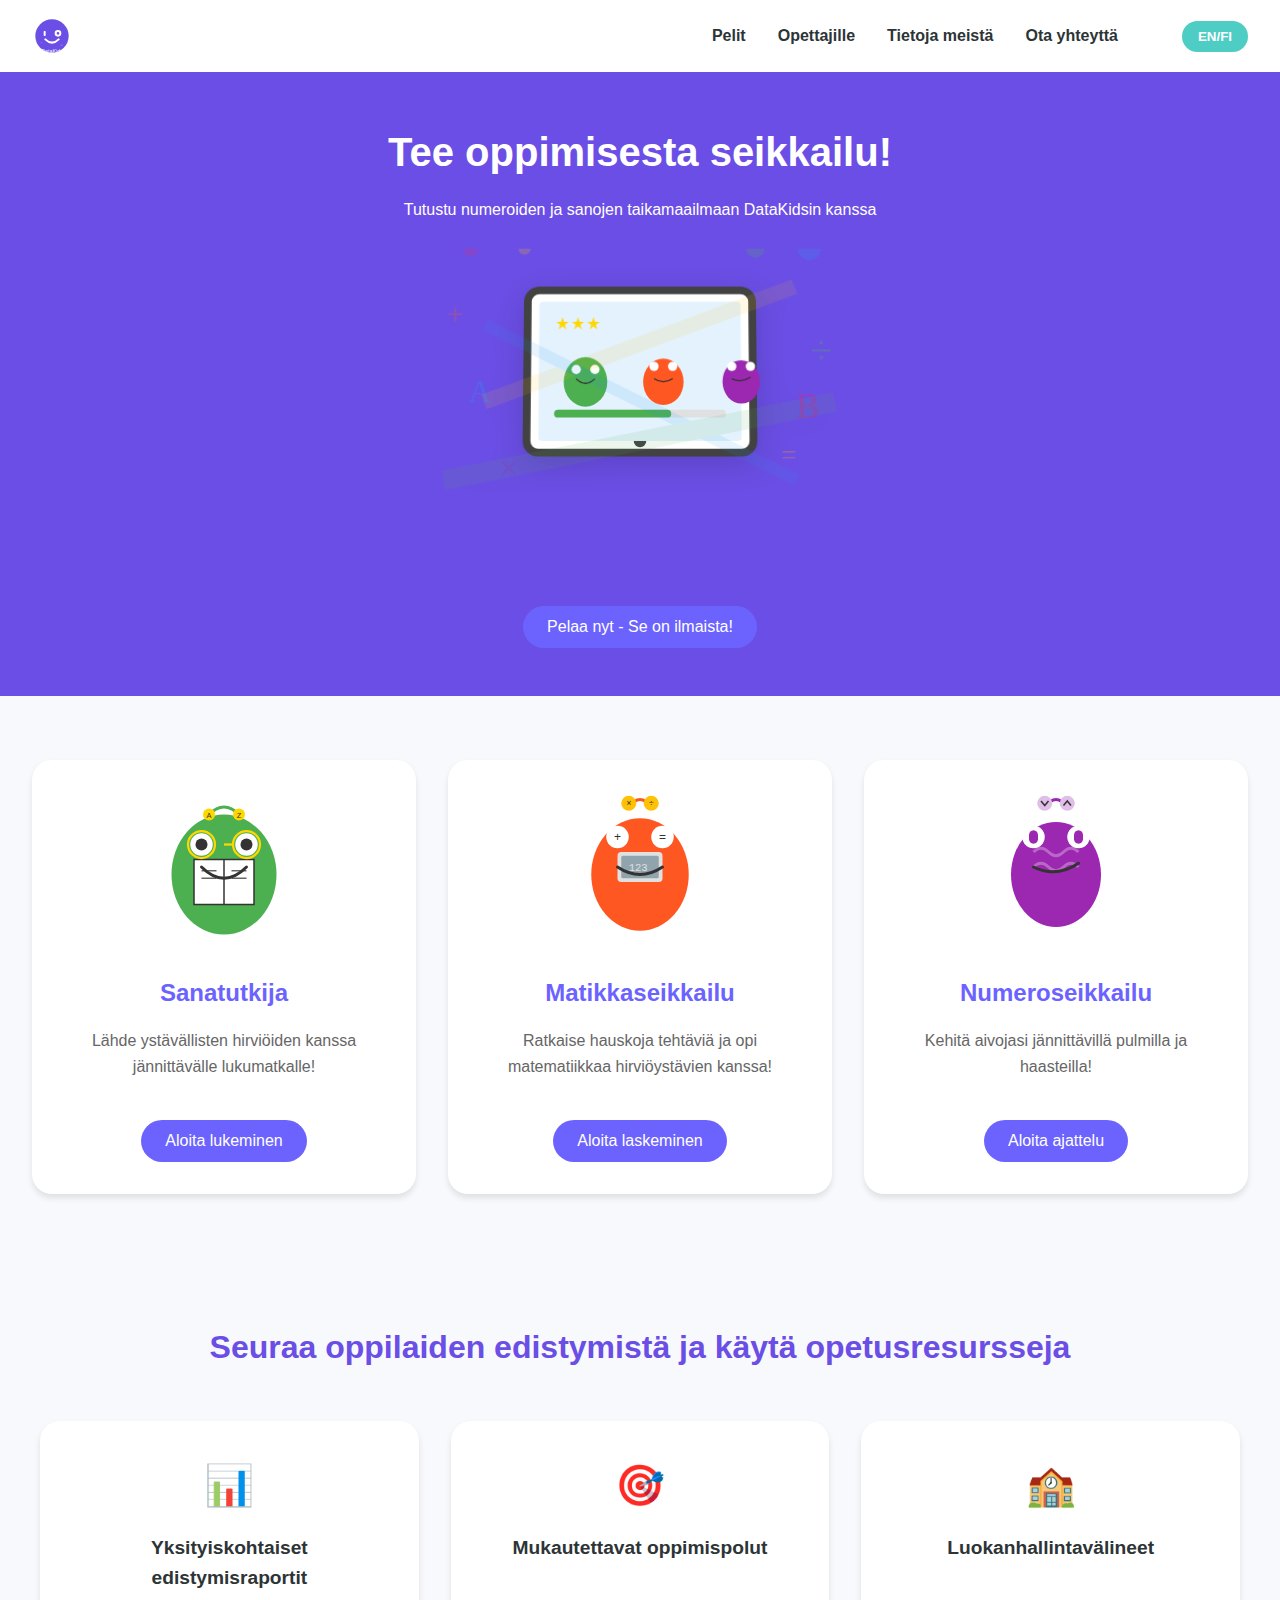
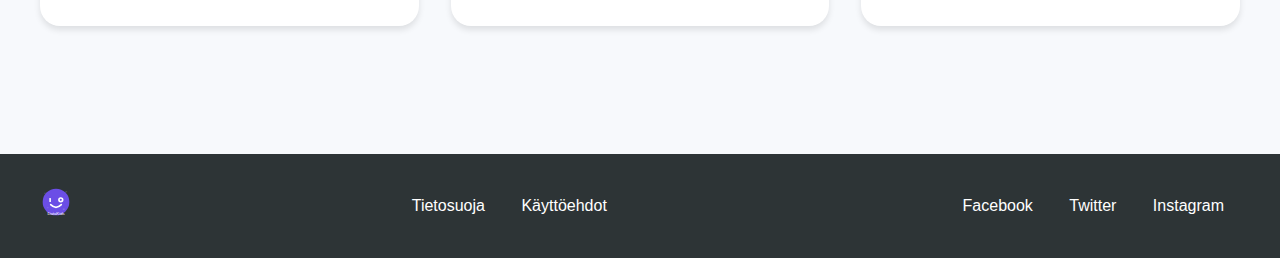
<file: index.html>
<!DOCTYPE html>
<html lang="fi">
<head>
    <meta charset="UTF-8">
    <meta name="viewport" content="width=device-width, initial-scale=1.0">
    <title data-i18n="title">DataKids!</title>
    <link rel="stylesheet" href="styles.css">
    <style>
        /* Add these styles to your existing CSS */
        .player-dialog-overlay {
            display: none;
            position: fixed;
            top: 0;
            left: 0;
            width: 100%;
            height: 100%;
            background-color: rgba(0, 0, 0, 0.5);
            z-index: 1000;
            justify-content: center;
            align-items: center;
        }

        .player-dialog {
            background-color: white;
            padding: 40px;
            border-radius: 15px;
            text-align: center;
            box-shadow: 0 4px 6px rgba(0, 0, 0, 0.1);
            position: relative;
            min-width: 320px;
        }

        .player-dialog h2 {
            font-size: 24px;
            margin-bottom: 20px;
        }

        .player-dialog input {
            display: block;
            margin: 15px auto;
            padding: 12px;
            width: 260px;
            border: 2px solid #6c5ce7;
            border-radius: 8px;
            font-size: 1em;
        }

        .player-dialog button {
            margin-top: 20px;
            padding: 10px 20px;
            background-color: #6c5ce7;
            color: white;
            border: none;
            border-radius: 20px;
            cursor: pointer;
            font-size: 1em;
        }

        .player-dialog button:hover {
            transform: scale(1.05);
        }

        .close-button {
            position: absolute;
            top: 15px;
            right: 15px;
            background: none;
            border: none;
            font-size: 16px;
            cursor: pointer;
            color: #666;
            padding: 5px;
            line-height: 1;
            width: 24px;
            height: 24px;
            border-radius: 50%;
            display: flex;
            align-items: center;
            justify-content: center;
        }

        .close-button:hover {
            color: #333;
            background-color: #f0f0f0;
        }
    </style>
</head>
<body>
    <nav class="main-nav">
        <div class="logo">
            <img src="images/datakids-logo.svg" alt="DataKids Logo">
        </div>
        <div class="nav-links">
            <div class="nav-left">
                <a href="#games" data-i18n="nav.games">Games</a>
                <a href="#teachers" data-i18n="nav.teachers">Teachers</a>
            </div>
            <div class="nav-right">
                <a href="about.html" data-i18n="nav.about">About</a>
                <a href="contact.html" data-i18n="nav.contact">Contact Us</a>
                <div class="language-toggle">
                    <button onclick="toggleLanguage()" class="lang-btn">EN/FI</button>
                </div>
            </div>
        </div>
    </nav>

    <header class="hero">
        <h1 data-i18n="hero.title">Make Learning an Adventure!</h1>
        <p data-i18n="hero.subtitle">Discover the magic of numbers and words with DataKids</p>
        <div class="hero-image">
            <img src="images/hero-tablet.svg" alt="Kid playing educational game">
        </div>
        <button class="cta-button" data-i18n="hero.cta">Play Now - It's Free!</button>
    </header>

    <section id="games" class="game-cards">
        <div class="card reading">
            <img src="images/reading-monster.svg" alt="Reading Monster">
            <h2 data-i18n="games.reading.title">Word Explorer</h2>
            <p data-i18n="games.reading.description">Join our friendly monsters on an exciting journey to master reading!</p>
            <button class="game-button" onclick="startGame('word-search.html')">Aloita lukeminen</button>
        </div>

        <div class="card math">
            <img src="images/math-monster.svg" alt="Math Monster">
            <h2 data-i18n="games.math.title">Number Quest</h2>
            <p data-i18n="games.math.description">Solve fun puzzles and learn mathematics with monster friends!</p>
            <button class="game-button" onclick="startGame('math-game.html')">Aloita laskeminen</button>
        </div>

        <div class="card logic">
            <img src="images/logic-monster.svg" alt="Logic Monster">
            <h2 data-i18n="games.logic.title">Logic Land</h2>
            <p data-i18n="games.logic.description">Train your brain with exciting puzzles and challenges!</p>
            <button class="game-button" onclick="startGame('number-quest.html')">Aloita ajattelu</button>
        </div>
    </section>
    <section id="teachers" class="teachers-section">
        <h2 data-i18n="teachers.title">Access educational resources and track student progress</h2>
        <div class="teacher-options">
            <div class="teacher-card">
                <div class="icon">📊</div>
                <h3 data-i18n="teachers.options.reports">Detailed progress reports</h3>
            </div>
            <div class="teacher-card">
                <div class="icon">🎯</div>
                <h3 data-i18n="teachers.options.paths">Customizable learning paths</h3>
            </div>
            <div class="teacher-card">
                <div class="icon">🏫</div>
                <h3 data-i18n="teachers.options.tools">Classroom management tools</h3>
            </div>
        </div>
    </section>
    <section id="privacy" class="policy-section" style="display: none;">
        <h2 data-i18n="privacy.title">Privacy Policy</h2>
        <!-- Privacy content will be added here -->
    </section>
    
    <section id="terms" class="policy-section" style="display: none;">
        <h2 data-i18n="terms.title">Terms of Use</h2>
        <!-- Terms content will be added here -->
    </section>

    <div class="player-dialog-overlay" id="playerDialog">
        <div class="player-dialog">
            <button class="close-button" onclick="closePlayerDialog()">✕</button>
            <h2>Tervetuloa pelaamaan!</h2>
            <input type="text" id="playerName" placeholder="Nimesi" required>
            <input type="number" id="playerAge" placeholder="Ikäsi" required min="1" max="99">
            <button onclick="savePlayerInfo()">Aloita</button>
        </div>
    </div>

    <footer>
        <div class="footer-content">
            <div class="footer-logo">
                <img src="images/datakids-logo.svg" alt="DataKids Logo">
            </div>
            <div class="footer-links">
                <a href="#privacy" data-i18n="footer.privacy">Privacy Policy</a>
                <a href="#terms" data-i18n="footer.terms">Terms of Use</a>
            </div>
            <div class="social-links">
                <a href="#" class="social-icon">Facebook</a>
                <a href="#" class="social-icon">Twitter</a>
                <a href="#" class="social-icon">Instagram</a>
            </div>
        </div>
    </footer>

    <script>
        function savePlayerInfo() {
            const name = document.getElementById('playerName').value.trim();
            const age = document.getElementById('playerAge').value;
            
            if (!name || !age) {
                alert('Täytä sekä nimi että ikä!');
                return;
            }
            
            localStorage.setItem('playerName', name);
            localStorage.setItem('playerAge', age);
            
            // Hide dialog
            document.getElementById('playerDialog').style.display = 'none';
            
            // Continue to selected game
            if (window.gameToStart) {
                location.href = window.gameToStart;
            }
        }

        function startGame(gamePage) {
            const playerName = localStorage.getItem('playerName');
            if (!playerName) {
                // Show player info dialog
                window.gameToStart = gamePage;
                document.getElementById('playerDialog').style.display = 'flex';
            } else {
                // Go directly to game if we already have player info
                location.href = gamePage;
            }
        }

        function closePlayerDialog() {
            document.getElementById('playerDialog').style.display = 'none';
            window.gameToStart = null;
        }
    </script>

    <script src="translations.js"></script>
    <script src="script.js"></script>
</body>
</html>
</file>
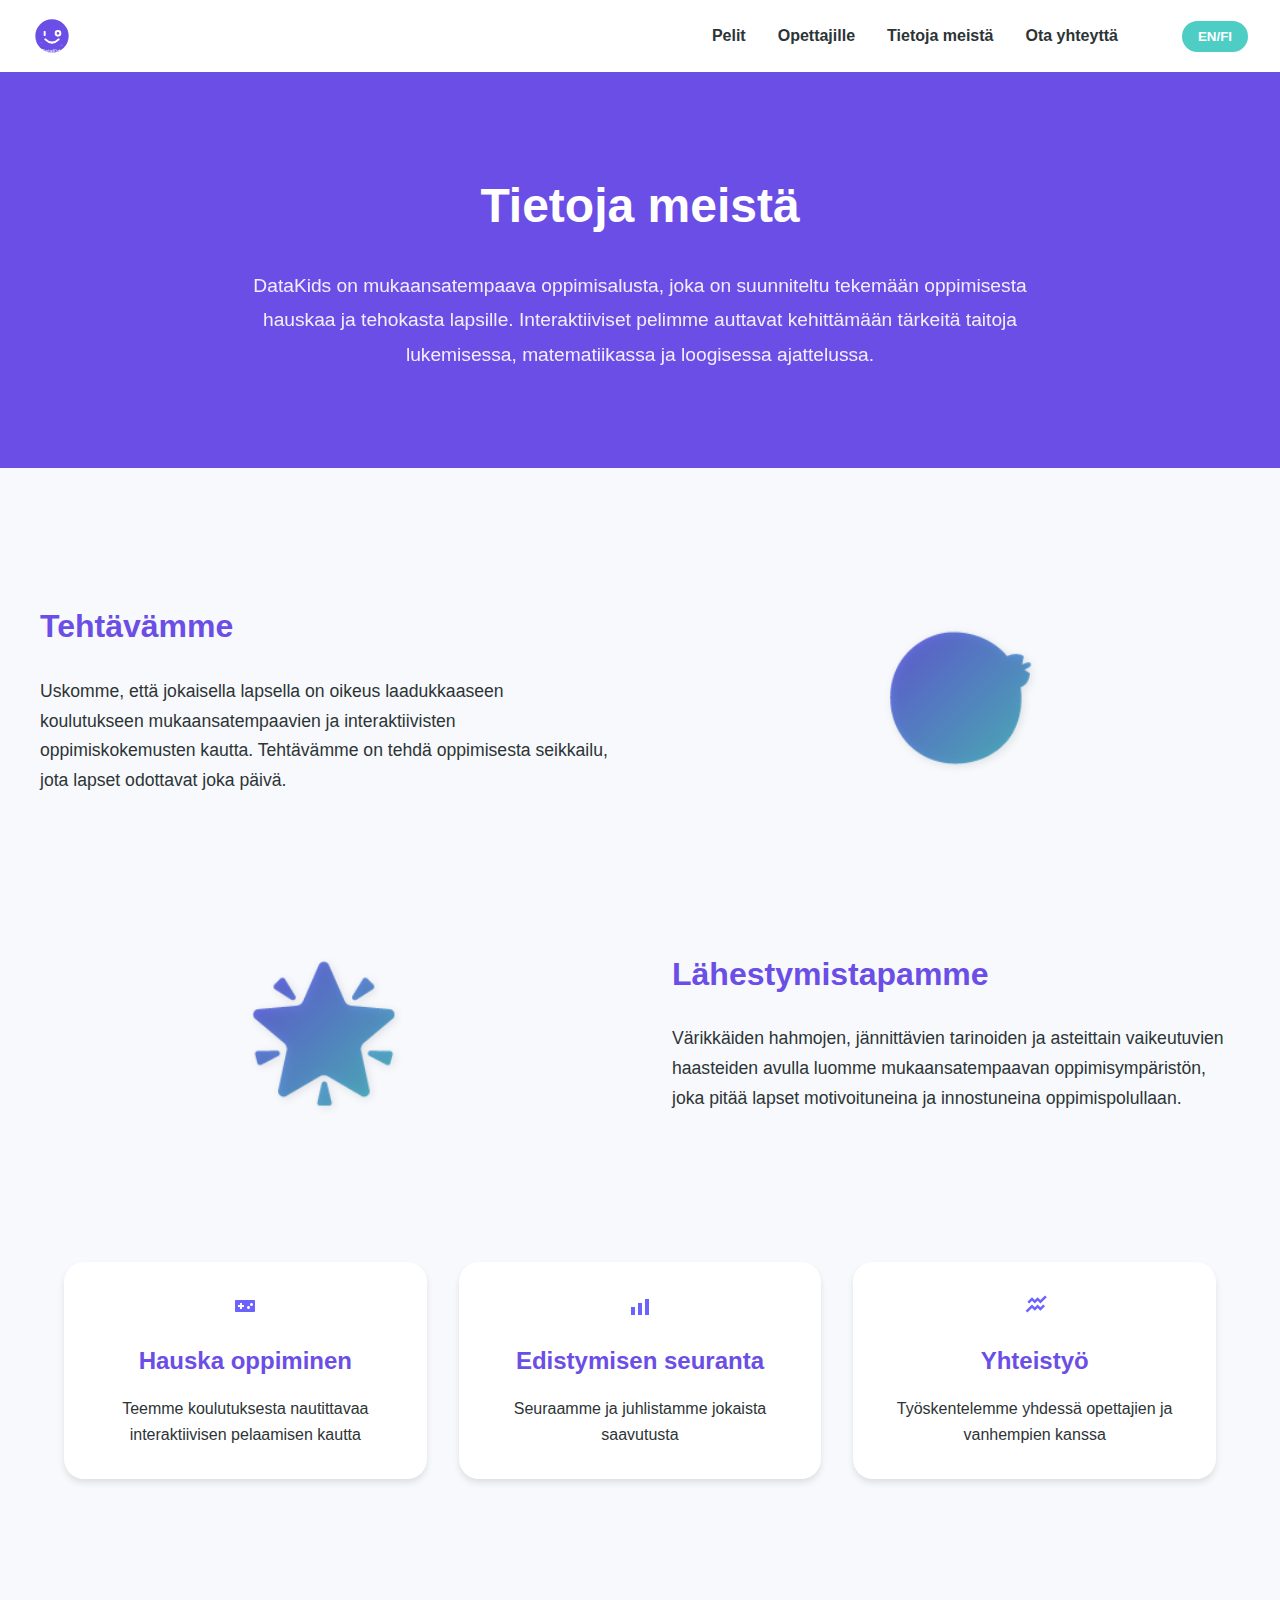
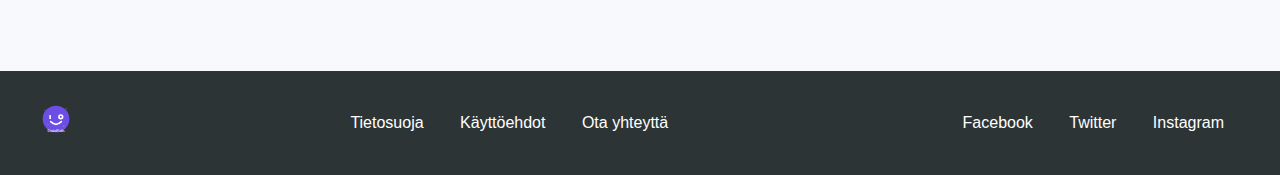
<file: about.html>
<!DOCTYPE html>
<html lang="en">
<head>
    <meta charset="UTF-8">
    <meta name="viewport" content="width=device-width, initial-scale=1.0">
    <title>About DataKids - Fun Learning Adventures!</title>
    <link rel="stylesheet" href="styles.css">
</head>
<body>
    <nav class="main-nav">
        <div class="logo">
            <img src="images/datakids-logo.svg" alt="DataKids Logo">
        </div>
        <div class="nav-links">
            <div class="nav-left">
                <a href="index.html#games" data-i18n="nav.games">Games</a>
                <a href="index.html#teachers" data-i18n="nav.teachers">Teachers</a>
            </div>
            <div class="nav-right">
                <a href="about.html" data-i18n="nav.about">About</a>
                <a href="contact.html" data-i18n="nav.contact">Contact Us</a>
                <div class="language-toggle">
                    <button onclick="toggleLanguage()" class="lang-btn">EN/FI</button>
                </div>
            </div>
        </div>
    </nav>

    <header class="about-hero">
        <div class="about-hero-content">
            <h1 data-i18n="about.title">About DataKids</h1>
            <p class="lead-text" data-i18n="about.intro">DataKids is an engaging educational platform designed to make learning fun and effective for children. Our interactive games help develop essential skills in reading, mathematics, and logical thinking.</p>
        </div>
    </header>

    <main class="about-content">
        <section class="mission-section">
            <div class="content-wrapper">
                <div class="text-content">
                    <h2 data-i18n="about.mission.title">Our Mission</h2>
                    <p data-i18n="about.mission.text">We believe that every child deserves access to quality education through engaging and interactive learning experiences. Our mission is to make learning an adventure that children look forward to every day.</p>
                </div>
                <div class="image-content">
                    <div class="mission-icon">🎯</div>
                </div>
            </div>
        </section>

        <section class="approach-section">
            <div class="content-wrapper reverse">
                <div class="text-content">
                    <h2 data-i18n="about.approach.title">Our Approach</h2>
                    <p data-i18n="about.approach.text">Through colorful characters, exciting storylines, and progressive challenges, we create an immersive learning environment that keeps children motivated and excited about their educational journey.</p>
                </div>
                <div class="image-content">
                    <div class="approach-icon">🌟</div>
                </div>
            </div>
        </section>

        <section class="values-section">
            <div class="values-grid">
                <div class="value-card">
                    <img src="images/gamepad.svg" alt="Fun Learning Icon" class="value-icon">
                    <h3 data-i18n="about.values.funlearning.title"></h3>
                    <p data-i18n="about.values.funlearning.text"></p>
                </div>
                <div class="value-card">
                    <img src="images/chart.svg" alt="Progress Tracking Icon" class="value-icon">
                    <h3 data-i18n="about.values.progress.title"></h3>
                    <p data-i18n="about.values.progress.text"></p>
                </div>
                <div class="value-card">
                    <img src="images/handshake.svg" alt="Collaboration Icon" class="value-icon">
                    <h3 data-i18n="about.values.collaboration.title"></h3>
                    <p data-i18n="about.values.collaboration.text"></p>
                </div>
            </div>
        </section>
    </main>

    <section id="privacy" class="policy-section" style="display: none;">
        <div class="content-wrapper">
            <h2 data-i18n="privacy.title">Privacy Policy</h2>
            <div class="policy-content">
                <!-- Privacy policy content will be added here -->
            </div>
        </div>
    </section>

    <section id="terms" class="policy-section" style="display: none;">
        <div class="content-wrapper">
            <h2 data-i18n="terms.title">Terms of Use</h2>
            <div class="policy-content">
                <!-- Terms of use content will be added here -->
            </div>
        </div>
    </section>

    <footer>
        <div class="footer-content">
            <div class="footer-logo">
                <img src="images/datakids-logo.svg" alt="DataKids Logo">
            </div>
            <div class="footer-links">
                <a href="#privacy" data-i18n="footer.privacy">Privacy Policy</a>
                <a href="#terms" data-i18n="footer.terms">Terms of Use</a>
                <a href="contact.html" data-i18n="footer.contact">Contact Us</a>
            </div>
            <div class="social-links">
                <a href="#" class="social-icon">Facebook</a>
                <a href="#" class="social-icon">Twitter</a>
                <a href="#" class="social-icon">Instagram</a>
            </div>
        </div>
    </footer>

    <script src="translations.js"></script>
    <script src="script.js"></script>
</body>
</html>
</file>
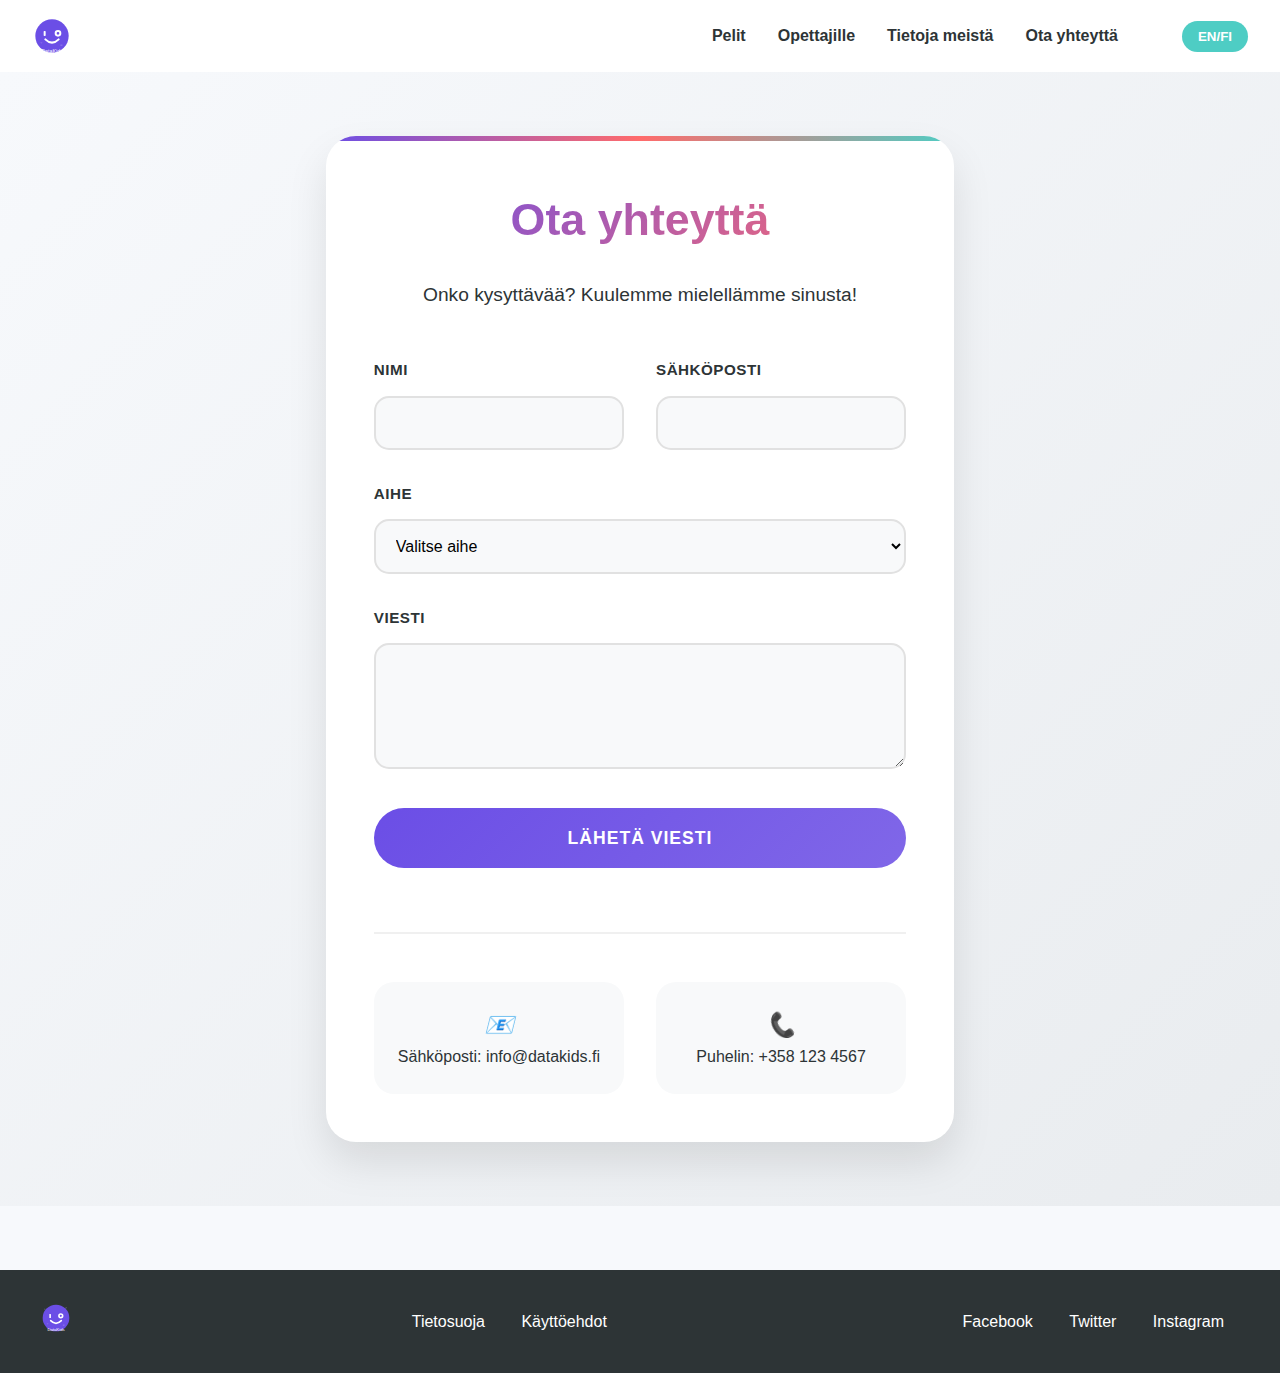
<file: contact.html>
<!DOCTYPE html>
<html lang="en">
<head>
    <meta charset="UTF-8">
    <meta name="viewport" content="width=device-width, initial-scale=1.0">
    <title data-i18n="contact.page_title">Contact Us - DataKids</title>
    <link rel="stylesheet" href="styles.css">
</head>
<body>
    <nav class="main-nav">
        <div class="logo">
            <img src="images/datakids-logo.svg" alt="DataKids Logo">
        </div>
        <div class="nav-links">
            <div class="nav-left">
                <a href="index.html#games" data-i18n="nav.games">Games</a>
                <a href="index.html#teachers" data-i18n="nav.teachers">Teachers</a>
            </div>
            <div class="nav-right">
                <a href="about.html" data-i18n="nav.about">About</a>
                <a href="contact.html" data-i18n="nav.contact">Contact Us</a>
                <div class="language-toggle">
                    <button onclick="toggleLanguage()" class="lang-btn">EN/FI</button>
                </div>
            </div>
        </div>
    </nav>

    <main class="contact-page">
        <div class="contact-container">
            <h1 data-i18n="contact.title">Contact Us</h1>
            <p class="contact-intro" data-i18n="contact.text">Have questions? We'd love to hear from you!</p>
            
            <form id="contact-form" class="contact-form">
                <div class="form-group">
                    <label for="name" data-i18n="contact.form.name">Name</label>
                    <input type="text" id="name" name="name" required>
                </div>
                
                <div class="form-group">
                    <label for="email" data-i18n="contact.form.email">Email</label>
                    <input type="email" id="email" name="email" required>
                </div>
                
                <div class="form-group full-width">
                    <label for="subject" data-i18n="contact.form.subject">Subject</label>
                    <select id="subject" name="subject" required>
                        <option value="" data-i18n="contact.form.subject_select">Please select a subject</option>
                        <option value="general" data-i18n="contact.form.subject_general">General Inquiry</option>
                        <option value="technical" data-i18n="contact.form.subject_technical">Technical Support</option>
                        <option value="feedback" data-i18n="contact.form.subject_feedback">Feedback</option>
                    </select>
                </div>
                
                <div class="form-group full-width">
                    <label for="message" data-i18n="contact.form.message">Message</label>
                    <textarea id="message" name="message" rows="5" required></textarea>
                </div>
                
                <button type="submit" class="submit-button" data-i18n="contact.form.submit">Send Message</button>
            </form>

            <div class="contact-info">
                <div class="info-item">
                    <i class="icon-email">📧</i>
                    <p data-i18n="contact.email">Email: info@datakids.fi</p>
                </div>
                <div class="info-item">
                    <i class="icon-phone">📞</i>
                    <p data-i18n="contact.phone">Phone: +358 123 4567</p>
                </div>
            </div>
        </div>
    </main>

    <footer>
        <div class="footer-content">
            <div class="footer-logo">
                <img src="images/datakids-logo.svg" alt="DataKids Logo">
            </div>
            <div class="footer-links">
                <a href="#privacy" data-i18n="footer.privacy">Privacy Policy</a>
                <a href="#terms" data-i18n="footer.terms">Terms of Use</a>
            </div>
            <div class="social-links">
                <a href="#" class="social-icon">Facebook</a>
                <a href="#" class="social-icon">Twitter</a>
                <a href="#" class="social-icon">Instagram</a>
            </div>
        </div>
    </footer>

    <script src="translations.js"></script>
    <script src="script.js"></script>
</body>
</html>
</file>
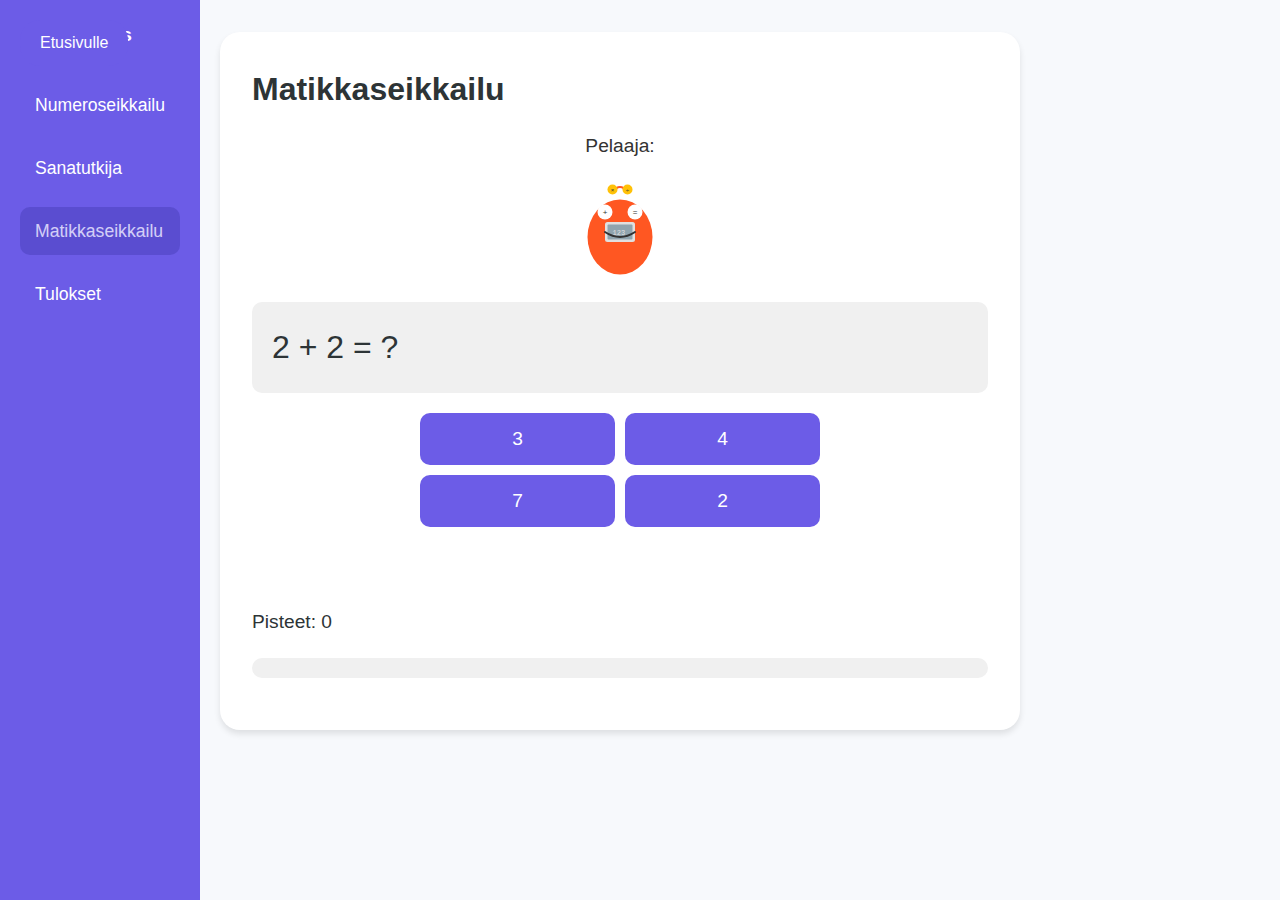
<file: math-game.html>
<!DOCTYPE html>
<html lang="fi">
<head>
    <meta charset="UTF-8">
    <meta name="viewport" content="width=device-width, initial-scale=1.0">
    <title>Matikkaseikkailu - DataKids</title>
    <link rel="stylesheet" href="styles.css">
    <style>
        .game-container {
            max-width: 800px;
            margin: 2rem auto;
            padding: 2rem;
            background: white;
            border-radius: 20px;
            box-shadow: 0 4px 6px rgba(0, 0, 0, 0.1);
            margin-left: 220px; /* Add space for the left nav */
        }

        .math-problem {
            font-size: 2em;
            margin: 20px 0;
            padding: 20px;
            background-color: #f0f0f0;
            border-radius: 10px;
        }

        .options-container {
            display: grid;
            grid-template-columns: repeat(2, 1fr);
            gap: 10px;
            margin: 20px auto;
            max-width: 400px;
        }

        .option-button {
            padding: 15px;
            font-size: 1.2em;
            border: none;
            border-radius: 10px;
            background-color: #6c5ce7;
            color: white;
            cursor: pointer;
            transition: transform 0.2s;
        }

        .option-button:hover {
            transform: scale(1.05);
        }

        .progress-container {
            width: 100%;
            height: 20px;
            background-color: #f0f0f0;
            border-radius: 10px;
            margin: 20px 0;
        }

        .progress-bar {
            height: 100%;
            background-color: #a29bfe;
            border-radius: 10px;
            transition: width 0.5s;
        }

        .score-container {
            font-size: 1.2em;
            margin: 20px 0;
        }

        .feedback {
            font-size: 1.5em;
            margin: 20px 0;
            min-height: 40px;
        }

        .character {
            width: 100px;
            height: 100px;
            margin: 20px auto;
        }

        .back-button {
            position: fixed;
            top: 20px;
            left: 20px;
            padding: 10px 20px;
            background-color: #6c5ce7;
            color: white;
            border: none;
            border-radius: 20px;
            cursor: pointer;
            font-size: 1em;
            text-decoration: none;
            transition: transform 0.2s;
        }

        .back-button:hover {
            transform: scale(1.05);
        }

        .left-nav {
            position: fixed;
            left: 0;
            top: 0;
            width: 200px;
            height: 100%;
            background-color: #6c5ce7;
            padding: 20px;
            display: flex;
            flex-direction: column;
            gap: 15px;
        }

        .left-nav a {
            color: white;
            text-decoration: none;
            padding: 10px 15px;
            border-radius: 10px;
            transition: background-color 0.3s;
            font-size: 1.1em;
        }

        .left-nav a:hover {
            background-color: #5348c7;
        }

        .left-nav a.current-game {
            background-color: #5348c7;
            cursor: default;
            opacity: 0.7;
        }

        .left-nav a.current-game:hover {
            background-color: #5348c7;
        }

        .left-nav .nav-title {
            color: white;
            font-size: 1.2em;
            margin-bottom: 15px;
            text-align: center;
            font-weight: bold;
        }

        .player-info {
            text-align: center;
            margin: 1rem 0;
            font-size: 1.2rem;
            color: #333;
        }

        @media (max-width: 600px) {
            .options-container {
                grid-template-columns: 1fr;
            }
        }
    </style>
</head>
<body>
    <div class="left-nav">
        <div class="nav-title">Games</div>
        <a href="number-quest.html">Numeroseikkailu</a>
        <a href="word-search.html">Sanatutkija</a>
        <a href="math-game.html" class="current-game">Matikkaseikkailu</a>
        <a href="dashboard.html">Tulokset</a>
    </div>
    <a href="index.html" class="back-button" onclick="localStorage.clear()">Etusivulle</a>
    <div class="game-container">
        <h1>Matikkaseikkailu</h1>
        <div class="player-info">
            <p>Pelaaja: <span id="playerNameDisplay"></span></p>
        </div>
        <div class="character">
            <img src="images/math-monster.svg" alt="Math Monster" style="width: 100%;">
        </div>
        <div class="math-problem" id="problem"></div>
        <div class="options-container" id="options"></div>
        <div class="feedback" id="feedback"></div>
        <div class="score-container">
            Pisteet: <span id="score">0</span>
        </div>
        <div class="progress-container">
            <div class="progress-bar" id="progressBar" style="width: 0%"></div>
        </div>
    </div>

    <script>
        // Display player name
        window.addEventListener('DOMContentLoaded', () => {
            const playerName = localStorage.getItem('playerName');
            if (playerName) {
                document.getElementById('playerNameDisplay').textContent = playerName;
            }
        });
    </script>
    <script src="math-game.js"></script>
</body>
</html>
</file>
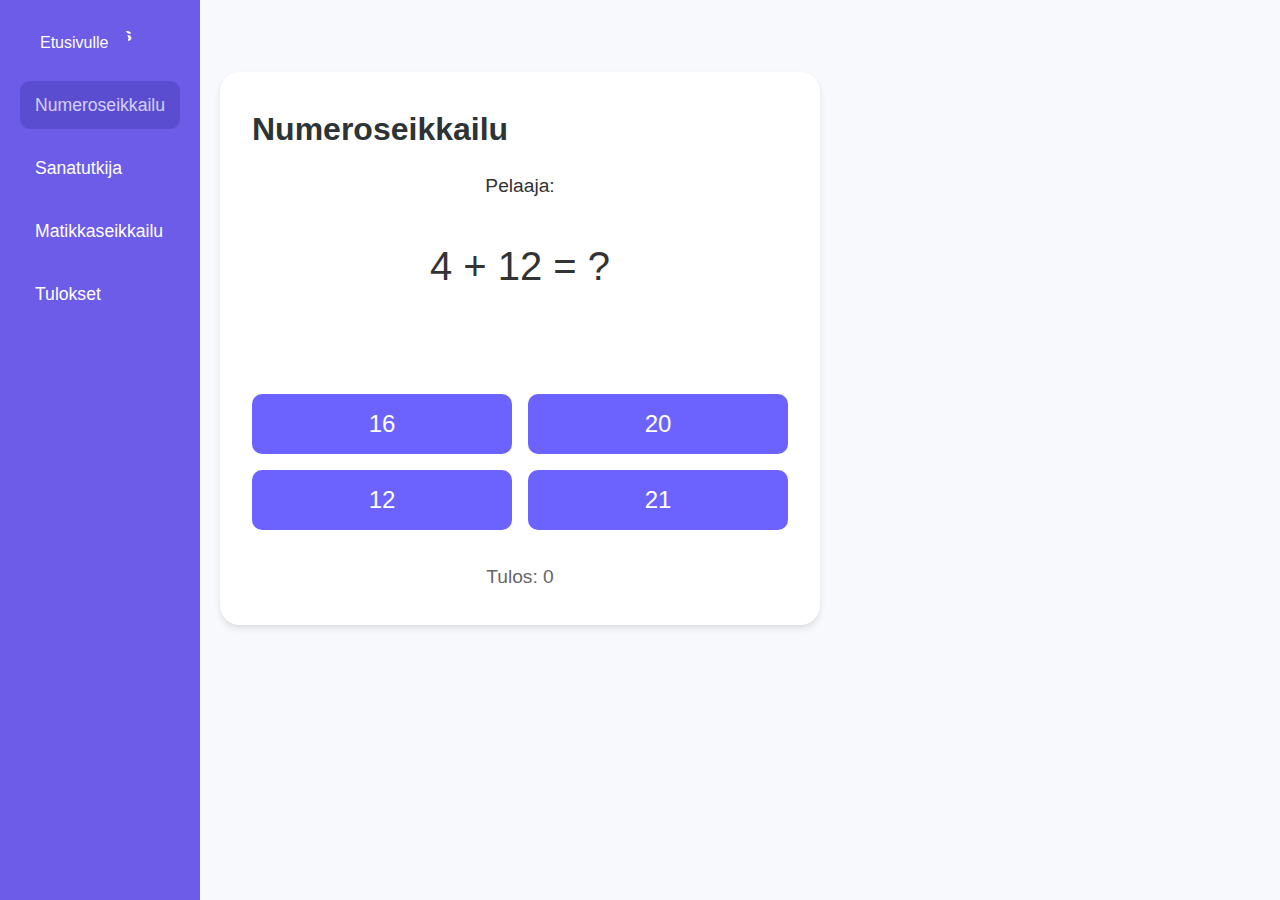
<file: number-quest.html>
<!DOCTYPE html>
<html lang="en">
<head>
    <meta charset="UTF-8">
    <meta name="viewport" content="width=device-width, initial-scale=1.0">
    <title data-i18n="games.math.title">Number Quest</title>
    <link rel="stylesheet" href="styles.css">
    <script src="translations.js"></script>
    <script src="translations.json" type="application/json" id="translations"></script>
    <style>
        .game-container {
            max-width: 600px;
            margin: 2rem auto;
            padding: 2rem;
            background: white;
            border-radius: 20px;
            box-shadow: 0 4px 6px rgba(0, 0, 0, 0.1);
            margin-left: 220px; /* Add space for the left nav */
        }

        .left-nav {
            position: fixed;
            left: 0;
            top: 0;
            width: 200px;
            height: 100%;
            background-color: #6c5ce7;
            padding: 20px;
            display: flex;
            flex-direction: column;
            gap: 15px;
        }

        .left-nav a {
            color: white;
            text-decoration: none;
            padding: 10px 15px;
            border-radius: 10px;
            transition: background-color 0.3s;
            font-size: 1.1em;
        }

        .left-nav a:hover {
            background-color: #5348c7;
        }

        .left-nav a.current-game {
            background-color: #5348c7;
            cursor: default;
            opacity: 0.7;
        }

        .left-nav a.current-game:hover {
            background-color: #5348c7;
        }

        .left-nav .nav-title {
            color: white;
            font-size: 1.2em;
            margin-bottom: 15px;
            text-align: center;
            font-weight: bold;
        }

        .problem-display {
            font-size: 2.5rem;
            text-align: center;
            margin: 2rem 0;
            color: #333;
        }

        .options-grid {
            display: grid;
            grid-template-columns: repeat(2, 1fr);
            gap: 1rem;
            margin: 2rem 0;
        }

        .option-button {
            padding: 1rem;
            font-size: 1.5rem;
            border: none;
            border-radius: 10px;
            background: #6C63FF;
            color: white;
            cursor: pointer;
            transition: transform 0.2s;
        }

        .option-button:hover {
            transform: scale(1.05);
        }

        .back-button {
            position: fixed;
            top: 20px;
            left: 20px;
            padding: 10px 20px;
            background-color: #6c5ce7;
            color: white;
            border: none;
            border-radius: 20px;
            cursor: pointer;
            font-size: 1em;
            text-decoration: none;
            transition: transform 0.2s;
        }

        .back-button:hover {
            transform: scale(1.05);
        }

        .player-info {
            text-align: center;
            margin: 1rem 0;
            font-size: 1.2rem;
            color: #333;
        }

        .score-display {
            text-align: center;
            font-size: 1.2rem;
            margin-top: 2rem;
            color: #666;
        }

        .monster {
            width: 150px;
            height: 150px;
            margin: 0 auto;
            display: block;
        }

        .feedback {
            text-align: center;
            font-size: 1.5rem;
            margin: 1rem 0;
            min-height: 2rem;
        }

        .correct {
            color: #4CAF50;
        }

        .incorrect {
            color: #f44336;
        }

        .progress-bar {
            width: 100%;
            height: 20px;
            background-color: #f0f0f0;
            border-radius: 10px;
            margin: 1rem 0;
            overflow: hidden;
        }

        .progress-fill {
            height: 100%;
            background-color: #4CAF50;
            transition: width 0.3s ease;
        }

        .stars-container {
            display: flex;
            justify-content: center;
            gap: 0.5rem;
            margin: 1rem 0;
        }

        .star {
            font-size: 2rem;
            color: #FFD700;
        }

        .completion-overlay {
            position: fixed;
            top: 0;
            left: 0;
            width: 100%;
            height: 100%;
            background: rgba(108, 99, 255, 0.9);
            display: none;
            justify-content: center;
            align-items: center;
            z-index: 1000;
            animation: fadeIn 0.5s ease-in;
        }

        .completion-message {
            font-size: 3rem;
            color: white;
            text-align: center;
            animation: scaleUp 0.5s ease-out;
        }

        @keyframes fadeIn {
            from { opacity: 0; }
            to { opacity: 1; }
        }

        @keyframes scaleUp {
            from { 
                transform: scale(0.5);
                opacity: 0;
            }
            to { 
                transform: scale(1);
                opacity: 1;
            }
        }
    </style>
</head>
<body>
    <div class="left-nav">
        <div class="nav-title">Games</div>
        <a href="number-quest.html" class="current-game">Numeroseikkailu</a>
        <a href="word-search.html">Sanatutkija</a>
        <a href="math-game.html">Matikkaseikkailu</a>
        <a href="dashboard.html">Tulokset</a>
    </div>
    <a href="index.html" class="back-button" onclick="localStorage.clear()">Etusivulle</a>
    <div class="completion-overlay">
        <div class="completion-message">
            Tehtävä suoritettu! 🎉
        </div>
    </div>
    <nav class="navbar">
        <div class="nav-left">
            <a href="index.html" class="logo">
                <img src="images/datakids-logo.svg" alt="DataKids Logo">
            </a>
        </div>
        <div class="nav-right">
            <a href="index.html" class="back-button" onclick="localStorage.clear()">Etusivulle</a>
        </div>
    </nav>

    <div class="game-container">
        <h1>Numeroseikkailu</h1>
        <div class="player-info">
            <p>Pelaaja: <span id="playerNameDisplay"></span></p>
        </div>
        <div class="problem-display" id="problemDisplay">
            <!-- Problem will be displayed here -->
        </div>
        <div class="feedback"></div>
        <div class="options-grid">
            <!-- Options will be displayed here -->
        </div>
        <div class="score-display">
            Tulos: <span id="score">0</span>
        </div>
    </div>

    <script>
        class NumberQuest {
            constructor() {
                this.score = 0;
                this.currentProblem = null;
                this.progressBar = document.querySelector('.progress-fill');
                this.problemDisplay = document.querySelector('.problem-display');
                this.optionsGrid = document.querySelector('.options-grid');
                this.scoreDisplay = document.querySelector('#score');
                this.feedbackDisplay = document.querySelector('.feedback');
                this.progress = 0;
                this.consecutiveCorrect = 0;
                
                this.generateProblem();
            }

            generateProblem() {
                const operations = ['+', '-', '×'];
                const operation = operations[Math.floor(Math.random() * operations.length)];
                let num1, num2, answer;

                switch(operation) {
                    case '+':
                        num1 = Math.floor(Math.random() * 20) + 1;
                        num2 = Math.floor(Math.random() * 20) + 1;
                        answer = num1 + num2;
                        break;
                    case '-':
                        num1 = Math.floor(Math.random() * 20) + 1;
                        num2 = Math.floor(Math.random() * num1) + 1;
                        answer = num1 - num2;
                        break;
                    case '×':
                        num1 = Math.floor(Math.random() * 10) + 1;
                        num2 = Math.floor(Math.random() * 5) + 1;
                        answer = num1 * num2;
                        break;
                }

                this.currentProblem = {
                    question: `${num1} ${operation} ${num2} = ?`,
                    answer: answer
                };

                this.displayProblem();
            }

            generateOptions() {
                const answer = this.currentProblem.answer;
                const options = [answer];
                
                while(options.length < 4) {
                    const offset = Math.floor(Math.random() * 5) + 1;
                    const option = Math.random() < 0.5 ? answer + offset : answer - offset;
                    if(!options.includes(option) && option >= 0) {
                        options.push(option);
                    }
                }

                return this.shuffleArray(options);
            }

            shuffleArray(array) {
                for(let i = array.length - 1; i > 0; i--) {
                    const j = Math.floor(Math.random() * (i + 1));
                    [array[i], array[j]] = [array[j], array[i]];
                }
                return array;
            }

            displayProblem() {
                this.problemDisplay.textContent = this.currentProblem.question;
                const options = this.generateOptions();
                
                this.optionsGrid.innerHTML = '';
                options.forEach(option => {
                    const button = document.createElement('button');
                    button.className = 'option-button';
                    button.textContent = option;
                    button.addEventListener('click', () => this.checkAnswer(option));
                    this.optionsGrid.appendChild(button);
                });
            }

            checkAnswer(selectedAnswer) {
                const correct = selectedAnswer === this.currentProblem.answer;
                
                if(correct) {
                    this.score += 10;
                    this.consecutiveCorrect++;
                    this.progress += 10;
                    this.feedbackDisplay.textContent = "Hyvää työtä! 🎉";
                    this.feedbackDisplay.className = 'vastaus oikein';

                    // Check for score >= 50 immediately after updating score
                    if(this.score >= 40) {
                        const overlay = document.querySelector('.completion-overlay');
                        overlay.style.display = 'flex';
                        setTimeout(() => {
                            window.location.href = 'index.html';
                        }, 2000);
                        return; // Stop here to prevent generating new problem
                    }
                } else {
                    this.consecutiveCorrect = 0;
                    this.feedbackDisplay.textContent = "Yritä uudelleen! 💪";
                    this.feedbackDisplay.className = 'vastaus virheellinen';
                }

                this.scoreDisplay.textContent = this.score;
                this.progressBar.style.width = `${Math.min(this.progress, 100)}%`;

                if(this.consecutiveCorrect === 3) {
                    alert("Mahtavaa! Kolme oikein peräkkäin! 🌟🎉🌟");
                    this.consecutiveCorrect = 0;
                    this.progress = 0;
                    this.progressBar.style.width = '0%';
                }

                setTimeout(() => {
                    this.feedbackDisplay.textContent = "";
                    this.generateProblem();
                }, 1000);
            }
        }

        window.addEventListener('DOMContentLoaded', () => {
            const playerName = localStorage.getItem('playerName');
            if (playerName) {
                document.getElementById('playerNameDisplay').textContent = playerName;
            }
        });

        // Start the game when the page loads
        window.addEventListener('load', () => {
            new NumberQuest();
        });
    </script>
</body>
</html>
</file>
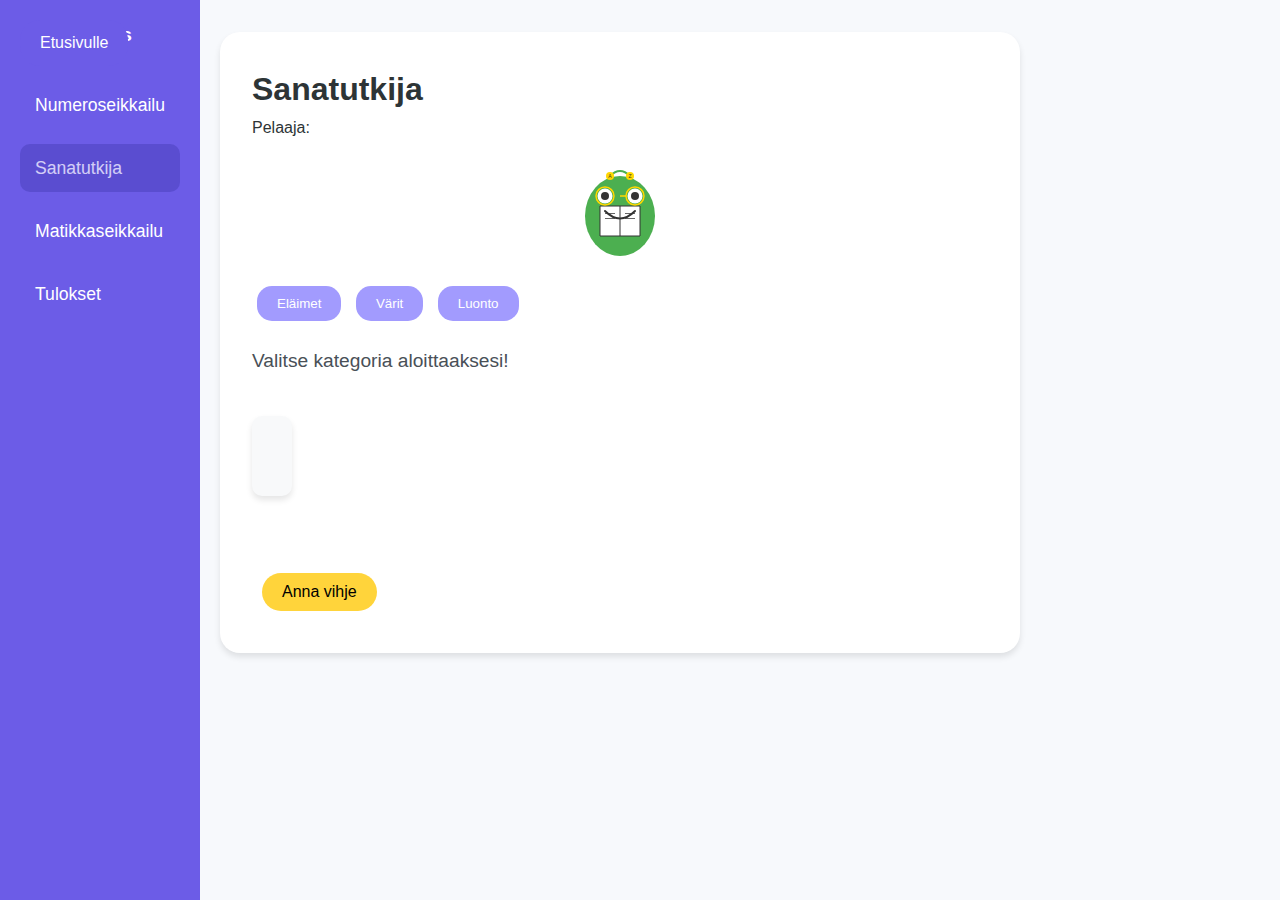
<file: word-search.html>
<!DOCTYPE html>
<html lang="fi">
<head>
    <meta charset="UTF-8">
    <meta name="viewport" content="width=device-width, initial-scale=1.0">
    <title>Sanatutkija - DataKids</title>
    <link rel="stylesheet" href="styles.css">
    <style>
        .game-container {
            max-width: 800px;
            margin: 2rem auto;
            padding: 2rem;
            background: white;
            border-radius: 20px;
            box-shadow: 0 4px 6px rgba(0, 0, 0, 0.1);
            margin-left: 220px; /* Add space for the left nav */
        }

        .left-nav {
            position: fixed;
            left: 0;
            top: 0;
            width: 200px;
            height: 100%;
            background-color: #6c5ce7;
            padding: 20px;
            display: flex;
            flex-direction: column;
            gap: 15px;
        }

        .left-nav a {
            color: white;
            text-decoration: none;
            padding: 10px 15px;
            border-radius: 10px;
            transition: background-color 0.3s;
            font-size: 1.1em;
        }

        .left-nav a:hover {
            background-color: #5348c7;
        }

        .left-nav a.current-game {
            background-color: #5348c7;
            cursor: default;
            opacity: 0.7;
        }

        .left-nav a.current-game:hover {
            background-color: #5348c7;
        }

        .left-nav .nav-title {
            color: white;
            font-size: 1.2em;
            margin-bottom: 15px;
            text-align: center;
            font-weight: bold;
        }

        .back-button {
            position: fixed;
            top: 20px;
            left: 20px;
            padding: 10px 20px;
            background-color: #6c5ce7;
            color: white;
            border: none;
            border-radius: 20px;
            cursor: pointer;
            font-size: 1em;
            text-decoration: none;
            transition: transform 0.2s;
        }

        .back-button:hover {
            transform: scale(1.05);
        }

        .category-selection {
            margin: 20px 0;
        }

        .category-button {
            padding: 10px 20px;
            margin: 5px;
            border: none;
            border-radius: 15px;
            background-color: #a29bfe;
            color: white;
            cursor: pointer;
            transition: transform 0.2s;
        }

        .category-button:hover {
            transform: scale(1.05);
        }

        .category-button.active {
            background-color: #6c5ce7;
        }

        .category-button:disabled {
            opacity: 0.7;
            cursor: not-allowed;
        }

        .grid-container {
            display: inline-block;
            margin: 20px auto;
            background-color: #f8f9fa;
            padding: 20px;
            border-radius: 10px;
            box-shadow: 0 4px 6px rgba(0, 0, 0, 0.1);
        }

        .grid {
            display: grid;
            gap: 5px;
            margin: 20px 0;
        }

        .grid-cell {
            width: 40px;
            height: 40px;
            display: flex;
            align-items: center;
            justify-content: center;
            background-color: white;
            border: 2px solid #e9ecef;
            border-radius: 8px;
            font-size: 1.2em;
            cursor: pointer;
            user-select: none;
            transition: background-color 0.3s;
        }

        .grid-cell.selected {
            background-color: #a29bfe;
            color: white;
        }

        .grid-cell.found {
            background-color: #4CAF50;
            color: white;
        }

        .word-list {
            margin: 20px 0;
            display: flex;
            flex-wrap: wrap;
            justify-content: center;
            gap: 10px;
        }

        .word-item {
            padding: 5px 15px;
            background-color: #e9ecef;
            border-radius: 15px;
            font-size: 1.1em;
        }

        .word-item.found {
            background-color: #4CAF50;
            color: white;
        }

        .hint-button {
            padding: 10px 20px;
            margin: 10px;
            background-color: #ffd43b;
            border: none;
            border-radius: 20px;
            cursor: pointer;
            font-size: 1em;
            transition: transform 0.2s;
        }

        .hint-button:hover {
            transform: scale(1.05);
        }

        .character {
            width: 100px;
            height: 100px;
            margin: 20px auto;
        }

        .feedback {
            font-size: 1.2em;
            min-height: 40px;
            margin: 10px 0;
            color: #495057;
        }

        .popup-overlay {
            display: none;
            position: fixed;
            top: 0;
            left: 0;
            width: 100%;
            height: 100%;
            background-color: rgba(0, 0, 0, 0.5);
            z-index: 1000;
            justify-content: center;
            align-items: center;
        }

        .popup {
            background-color: white;
            padding: 30px;
            border-radius: 15px;
            text-align: center;
            box-shadow: 0 4px 6px rgba(0, 0, 0, 0.1);
            animation: popupAppear 0.3s ease-out;
        }

        .popup h2 {
            color: #6c5ce7;
            margin-bottom: 20px;
        }

        .popup-button {
            padding: 10px 20px;
            background-color: #6c5ce7;
            color: white;
            border: none;
            border-radius: 20px;
            cursor: pointer;
            font-size: 1em;
            margin-top: 20px;
            transition: transform 0.2s;
        }

        .popup-button:hover {
            transform: scale(1.05);
        }

        @keyframes popupAppear {
            from {
                transform: scale(0.7);
                opacity: 0;
            }
            to {
                transform: scale(1);
                opacity: 1;
            }
        }

        @media (max-width: 600px) {
            .grid-cell {
                width: 30px;
                height: 30px;
                font-size: 1em;
            }
        }
    </style>
</head>
<body>
    <div class="left-nav">
        <div class="nav-title">Games</div>
        <a href="number-quest.html">Numeroseikkailu</a>
        <a href="word-search.html" class="current-game">Sanatutkija</a>
        <a href="math-game.html">Matikkaseikkailu</a>
        <a href="dashboard.html">Tulokset</a>
    </div>
    <a href="index.html" class="back-button" onclick="localStorage.clear()">Etusivulle</a>
    <div class="game-container">
        <h1>Sanatutkija</h1>
        <div class="player-info">
            <p>Pelaaja: <span id="playerNameDisplay"></span></p>
        </div>
        <div id="word-search-container">
            <div class="character">
                <img src="images/reading-monster.svg" alt="Reading Monster" style="width: 100%;">
            </div>
            
            <div class="category-selection">
                <button class="category-button" data-category="animals">Eläimet</button>
                <button class="category-button" data-category="colors">Värit</button>
                <button class="category-button" data-category="nature">Luonto</button>
            </div>

            <div class="feedback" id="feedback">Valitse kategoria aloittaaksesi!</div>
            
            <div class="grid-container">
                <div class="grid" id="wordGrid"></div>
            </div>

            <div class="word-list" id="wordList"></div>
            
            <button class="hint-button" id="hintButton">Anna vihje</button>
        </div>
    </div>

    <div class="popup-overlay" id="completionPopup">
        <div class="popup">
            <h2>🎉</h2>
            <p>Onneksi olkoon. Hienoa. Olet löytänyt kaikki sanat. Valitse seuraava kategoria</p>
        </div>
    </div>

    <script>
        // Display player name
        window.addEventListener('DOMContentLoaded', () => {
            const playerName = localStorage.getItem('playerName');
            if (playerName) {
                document.getElementById('playerNameDisplay').textContent = playerName;
            }
        });
    </script>
    <script src="word-search.js"></script>
</body>
</html>
</file>
<file: styles.css>
:root {
    --primary-color: #6B4EE6;
    --secondary-color: #FF6B6B;
    --accent-color: #4ECDC4;
    --background-color: #F7F9FC;
    --text-color: #2D3436;
}

* {
    margin: 0;
    padding: 0;
    box-sizing: border-box;
    font-family: 'Arial Rounded MT Bold', 'Helvetica Rounded', Arial, sans-serif;
}

body {
    background-color: var(--background-color);
    color: var(--text-color);
    line-height: 1.6;
}

.main-nav {
    background-color: white;
    padding: 1rem 2rem;
    box-shadow: 0 2px 4px rgba(0,0,0,0.1);
    display: flex;
    justify-content: space-between;
    align-items: center;
}

.nav-links {
    display: flex;
    align-items: center;
    gap: 2rem;
}

.nav-left {
    display: flex;
    align-items: center;
    gap: 2rem;
}

.nav-right {
    display: flex;
    align-items: center;
    gap: 2rem;
    margin-left: auto;
}

.nav-links a {
    color: var(--text-color);
    text-decoration: none;
    font-weight: bold;
    transition: color 0.3s ease;
}

.nav-links a:hover {
    color: var(--primary-color);
}

.language-toggle {
    margin-left: 2rem;
}

.lang-btn {
    background-color: var(--accent-color);
    color: white;
    border: none;
    padding: 0.5rem 1rem;
    border-radius: 20px;
    cursor: pointer;
    font-weight: bold;
    transition: background-color 0.3s ease;
}

.lang-btn:hover {
    background-color: #45b6af;
}

.logo {
    display: flex;
    align-items: center;
}

.logo img {
    height: 40px;
    width: auto;
    /* Ensure crisp rendering on high DPI displays */
    image-rendering: -webkit-optimize-contrast;
    image-rendering: crisp-edges;
}

.hero {
    text-align: center;
    padding: 3rem 1rem;
    background-color: var(--primary-color);
    color: white;
    position: relative;
    overflow: hidden;
}

.hero h1 {
    font-size: 2.5rem;
    margin-bottom: 0.8rem;
}

.hero-image {
    max-width: 500px;
    margin: 1.5rem auto;
    padding: 0 1rem;
    position: relative;
    z-index: 1;
}

.hero-image img {
    width: 100%;
    height: auto;
    filter: drop-shadow(0 8px 16px rgba(0,0,0,0.15));
    transform: perspective(1000px) rotateX(5deg);
    transition: transform 0.3s ease;
}

.hero-image img:hover {
    transform: perspective(1000px) rotateX(2deg) translateY(-10px);
}

.cta-button {
    display: inline-block;
    padding: 12px 24px;
    background-color: #6C63FF;
    color: white;
    border: none;
    border-radius: 25px;
    font-size: 1rem;
    cursor: pointer;
    text-decoration: none;
    margin-top: 1rem;
    transition: transform 0.2s;
}

.cta-button:hover {
    transform: scale(1.05);
}

.game-cards {
    display: grid;
    grid-template-columns: repeat(auto-fit, minmax(300px, 1fr));
    gap: 2rem;
    padding: 4rem 2rem;
}

.card {
    background: white;
    padding: 2rem;
    border-radius: 20px;
    text-align: center;
    box-shadow: 0 4px 6px rgba(0, 0, 0, 0.1);
    display: flex;
    flex-direction: column;
    align-items: center;
    justify-content: space-between;
    height: 100%;
}

.card img {
    width: 150px;
    height: 150px;
    margin-bottom: 1rem;
}

.card h2 {
    color: #6C63FF;
    margin: 1rem 0;
}

.card p {
    color: #666;
    margin-bottom: 1.5rem;
}

.game-button {
    display: inline-block;
    padding: 12px 24px;
    background-color: #6C63FF;
    color: white;
    border: none;
    border-radius: 25px;
    font-size: 1rem;
    cursor: pointer;
    text-decoration: none;
    margin-top: 1rem;
    transition: transform 0.2s;
}

.game-button:hover {
    transform: scale(1.05);
}

footer {
    background-color: var(--text-color);
    color: white;
    padding: 2rem;
    margin-top: 4rem;
}

.footer-content {
    max-width: 1200px;
    margin: 0 auto;
    display: flex;
    justify-content: space-between;
    align-items: center;
}

.footer-logo img {
    height: 32px;
    width: auto;
}

.footer-links a, .social-links a {
    color: white;
    text-decoration: none;
    margin: 0 1rem;
}

/* Teachers Section */
.teachers-section {
    padding: 4rem 2rem;
    background-color: var(--background-color);
    text-align: center;
}

.teachers-section h2 {
    color: var(--primary-color);
    margin-bottom: 3rem;
    font-size: 2rem;
}

.teacher-options {
    display: grid;
    grid-template-columns: repeat(auto-fit, minmax(250px, 1fr));
    gap: 2rem;
    max-width: 1200px;
    margin: 0 auto;
}

.teacher-card {
    background: white;
    padding: 2rem;
    border-radius: 20px;
    box-shadow: 0 4px 6px rgba(0,0,0,0.1);
    transition: transform 0.3s ease;
}

.teacher-card:hover {
    transform: translateY(-5px);
}

.teacher-card .icon {
    font-size: 2.5rem;
    margin-bottom: 1rem;
}

.teacher-card h3 {
    color: var(--text-color);
    font-size: 1.2rem;
}

/* About Page Styles */
.about-hero {
    background-color: var(--primary-color);
    color: white;
    padding: 6rem 2rem;
    text-align: center;
}

.about-hero-content {
    max-width: 800px;
    margin: 0 auto;
}

.about-hero h1 {
    font-size: 3rem;
    margin-bottom: 1.5rem;
}

.lead-text {
    font-size: 1.2rem;
    line-height: 1.8;
    opacity: 0.9;
}

.about-content {
    padding: 4rem 2rem;
}

.content-wrapper {
    max-width: 1200px;
    margin: 0 auto;
    display: flex;
    align-items: center;
    gap: 4rem;
    padding: 4rem 0;
}

.content-wrapper.reverse {
    flex-direction: row-reverse;
}

.text-content {
    flex: 1;
}

.text-content h2 {
    color: var(--primary-color);
    font-size: 2rem;
    margin-bottom: 1.5rem;
}

.text-content p {
    font-size: 1.1rem;
    line-height: 1.7;
    color: var(--text-color);
}

.image-content {
    flex: 1;
    display: flex;
    justify-content: center;
    align-items: center;
}

.mission-icon, .approach-icon {
    font-size: 8rem;
    background: linear-gradient(135deg, var(--primary-color), var(--accent-color));
    -webkit-background-clip: text;
    -webkit-text-fill-color: transparent;
    text-shadow: 2px 2px 10px rgba(0,0,0,0.1);
}

.values-section {
    background-color: var(--background-color);
    padding: 4rem 2rem;
}

.values-grid {
    max-width: 1200px;
    margin: 0 auto;
    display: grid;
    grid-template-columns: repeat(auto-fit, minmax(300px, 1fr));
    gap: 2rem;
}

.value-card {
    background: white;
    padding: 2rem;
    border-radius: 20px;
    text-align: center;
    box-shadow: 0 4px 6px rgba(0,0,0,0.1);
    transition: transform 0.3s ease;
}

.value-card:hover {
    transform: translateY(-5px);
}

.value-icon {
    font-size: 3rem;
    margin-bottom: 1rem;
}

.value-card h3 {
    color: var(--primary-color);
    margin-bottom: 1rem;
    font-size: 1.5rem;
}

.value-card p {
    color: var(--text-color);
    line-height: 1.6;
}

.contact-section {
    text-align: center;
    padding: 4rem 2rem;
    max-width: 800px;
    margin: 0 auto;
}

.contact-content {
    margin-top: 2rem;
}

.contact-info {
    margin-top: 2rem;
}

.contact-section h2 {
    color: var(--primary-color);
    font-size: 2rem;
    margin-bottom: 1rem;
}

.contact-section p {
    font-size: 1.1rem;
    line-height: 1.6;
}

/* Contact Page Styles */
.contact-page {
    padding: 4rem 2rem;
    background: linear-gradient(135deg, var(--background-color) 0%, #e9ecef 100%);
    min-height: calc(100vh - 180px); /* Adjust for header/footer */
    display: flex;
    align-items: center;
}

.contact-container {
    max-width: 800px;
    margin: 0 auto;
    background-color: white;
    padding: 3rem;
    border-radius: 30px;
    box-shadow: 0 20px 40px rgba(0, 0, 0, 0.1);
    position: relative;
    overflow: hidden;
}

.contact-container::before {
    content: '';
    position: absolute;
    top: 0;
    left: 0;
    right: 0;
    height: 5px;
    background: linear-gradient(90deg, var(--primary-color), var(--secondary-color), var(--accent-color));
}

.contact-container h1 {
    color: var(--primary-color);
    text-align: center;
    margin-bottom: 1.5rem;
    font-size: 2.8rem;
    font-weight: bold;
    background: linear-gradient(135deg, var(--primary-color), var(--secondary-color));
    -webkit-background-clip: text;
    -webkit-text-fill-color: transparent;
    background-clip: text;
}

.contact-intro {
    text-align: center;
    margin-bottom: 3rem;
    color: var(--text-color);
    font-size: 1.2rem;
    max-width: 600px;
    margin-left: auto;
    margin-right: auto;
    line-height: 1.6;
}

.contact-form {
    margin-top: 2rem;
    display: grid;
    gap: 2rem;
    grid-template-columns: repeat(2, 1fr);
}

.form-group {
    margin-bottom: 0;
}

.form-group.full-width {
    grid-column: 1 / -1;
}

.form-group label {
    display: block;
    margin-bottom: 0.8rem;
    color: var(--text-color);
    font-weight: 600;
    font-size: 0.95rem;
    text-transform: uppercase;
    letter-spacing: 0.5px;
}

.form-group input,
.form-group select,
.form-group textarea {
    width: 100%;
    padding: 1rem;
    border: 2px solid #e1e1e1;
    border-radius: 15px;
    font-size: 1rem;
    transition: all 0.3s ease;
    background-color: #f8f9fa;
}

.form-group input:hover,
.form-group select:hover,
.form-group textarea:hover {
    background-color: #fff;
    border-color: #ccc;
}

.form-group input:focus,
.form-group select:focus,
.form-group textarea:focus {
    outline: none;
    border-color: var(--primary-color);
    box-shadow: 0 0 0 4px rgba(107, 78, 230, 0.1);
    background-color: #fff;
}

.submit-button {
    background: linear-gradient(135deg, var(--primary-color), #8067E8);
    color: white;
    border: none;
    padding: 1.2rem 2.5rem;
    border-radius: 30px;
    font-size: 1.1rem;
    font-weight: 600;
    cursor: pointer;
    width: 100%;
    transition: all 0.3s ease;
    text-transform: uppercase;
    letter-spacing: 1px;
    grid-column: 1 / -1;
    position: relative;
    overflow: hidden;
}

.submit-button:hover {
    transform: translateY(-2px);
    box-shadow: 0 10px 20px rgba(107, 78, 230, 0.2);
}

.submit-button:active {
    transform: translateY(0);
}

.contact-info {
    margin-top: 4rem;
    padding-top: 3rem;
    border-top: 2px solid #f0f0f0;
    text-align: center;
    display: grid;
    grid-template-columns: repeat(2, 1fr);
    gap: 2rem;
}

.info-item {
    padding: 1.5rem;
    background-color: #f8f9fa;
    border-radius: 20px;
    transition: all 0.3s ease;
}

.info-item:hover {
    background-color: #fff;
    box-shadow: 0 10px 20px rgba(0, 0, 0, 0.05);
    transform: translateY(-2px);
}

.info-item i {
    color: var(--primary-color);
    font-size: 1.5rem;
    margin-bottom: 0.5rem;
}

.info-item p {
    color: var(--text-color);
    font-weight: 500;
}

@media (max-width: 768px) {
    .hero h1 {
        font-size: 2rem;
    }
    
    .footer-content {
        flex-direction: column;
        text-align: center;
        gap: 1rem;
    }
    
    .nav-links {
        display: none;
    }
    
    .teachers-section h2 {
        font-size: 1.5rem;
    }
    
    .teacher-options {
        grid-template-columns: 1fr;
    }
    
    .about-hero h1 {
        font-size: 2rem;
    }
    
    .content-wrapper {
        flex-direction: column;
        padding: 2rem 0;
        gap: 2rem;
    }
    
    .content-wrapper.reverse {
        flex-direction: column;
    }
    
    .text-content {
        text-align: center;
    }
    
    .mission-icon, .approach-icon {
        font-size: 6rem;
    }
    
    .values-grid {
        grid-template-columns: 1fr;
    }
    
    .contact-container {
        padding: 2rem;
        margin: 1rem;
    }
    
    .contact-container h1 {
        font-size: 2.2rem;
    }

    .contact-form {
        grid-template-columns: 1fr;
    }

    .contact-info {
        grid-template-columns: 1fr;
    }

    .form-group input,
    .form-group select,
    .form-group textarea {
        padding: 0.9rem;
    }

    .submit-button {
        padding: 1rem 2rem;
    }
}
</file>
